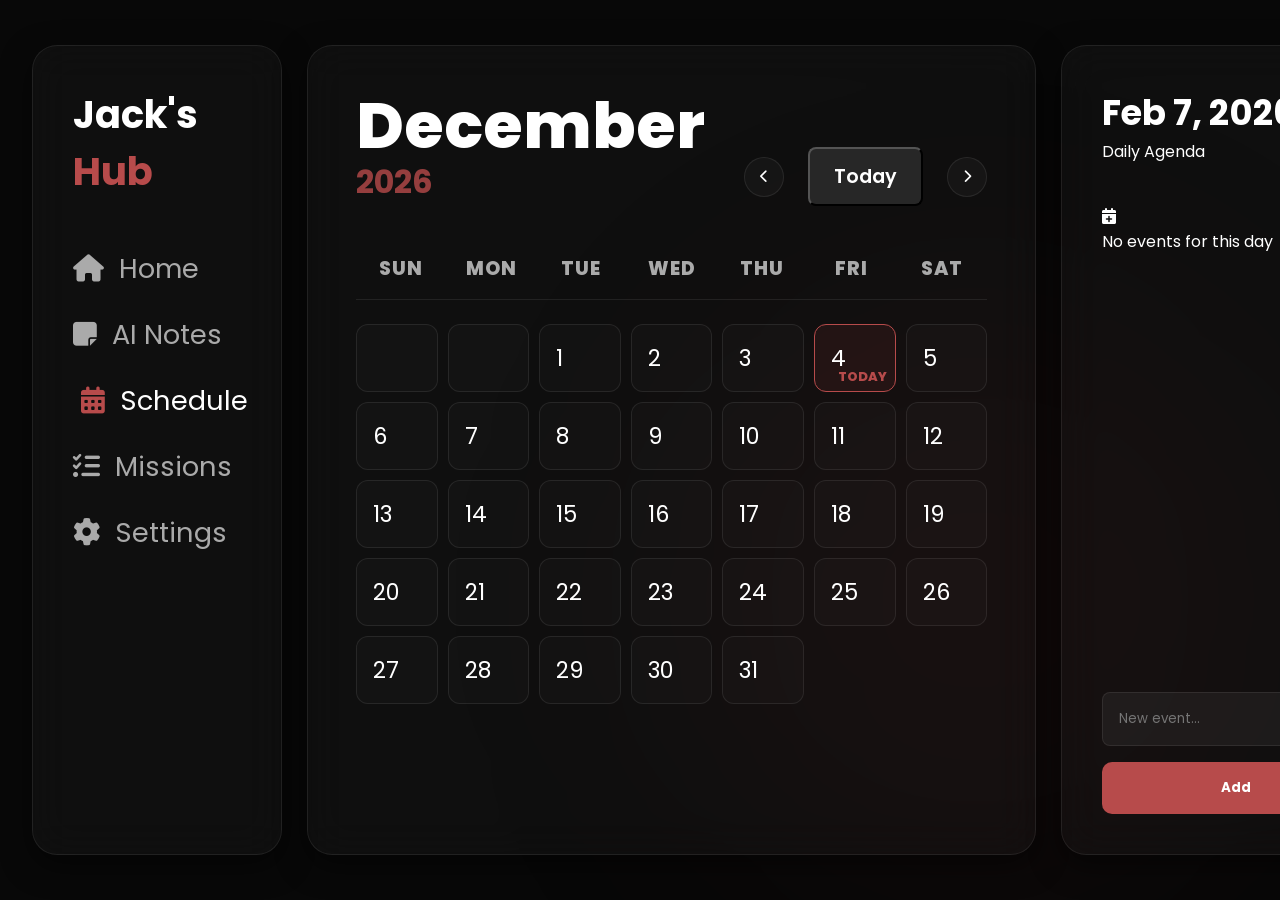
<file: calendar.html>
<!DOCTYPE html>
<html lang="en">
<head>
    <meta charset="UTF-8">
    <meta name="viewport" content="width=device-width, initial-scale=1.0">
    <title>Planner - Jack's Hub</title>
    <link rel="stylesheet" href="https://cdnjs.cloudflare.com/ajax/libs/font-awesome/6.5.2/css/all.min.css">
    <link rel="stylesheet" href="css/style.css">
</head>
<body class="hub-app">

    <div class="aura-bg"><div class="blob"></div></div>

    <div class="container calendar-page-layout">
        <!-- Sidebar Navigation -->
        <aside class="sidebar">
            <div class="profile-box"><h2>Jack's <span>Hub</span></h2></div>
            <nav class="side-nav">
                <a href="index.html"><i class="fa-solid fa-house"></i> Home</a>
                <a href="notes.html"><i class="fa-solid fa-note-sticky"></i> AI Notes</a>
                <a href="calendar.html" class="active"><i class="fa-solid fa-calendar-days"></i> Schedule</a>
                <a href="tasks.html"><i class="fa-solid fa-list-check"></i> Missions</a>
                <a href="settings.html"><i class="fa-solid fa-gear"></i> Settings</a>
            </nav>
        </aside>

        <!-- MAIN CALENDAR -->
        <section class="calendar-main-section">
            <div class="glass-card full-calendar">
                <div class="calendar-controls">
                    <div class="curr-month-display">
                        <h1 id="display-month">February</h1>
                        <h2 id="display-year">2026</h2>
                    </div>
                    <div class="nav-btns">
                        <button id="prev-month" class="nav-icon"><i class="fa-solid fa-chevron-left"></i></button>
                        <button id="go-today" class="btn-small">Today</button>
                        <button id="next-month" class="nav-icon"><i class="fa-solid fa-chevron-right"></i></button>
                    </div>
                </div>

                <div class="calendar-wrapper">
                    <div class="calendar-days-header">
                        <span>SUN</span><span>MON</span><span>TUE</span><span>WED</span><span>THU</span><span>FRI</span><span>SAT</span>
                    </div>
                    <div class="calendar-grid-large" id="calendar-grid">
                        <!-- JS Generated Days -->
                    </div>
                </div>
            </div>
        </section>

        <!-- RIGHT PANEL: AGENDA -->
        <aside class="agenda-sidebar">
            <div class="glass-card agenda-card">
                <div class="agenda-header">
                    <h3 id="selected-date-label">Feb 7, 2026</h3>
                    <p>Daily Agenda</p>
                </div>
                
                <div class="event-list" id="event-list">
                    <div class="empty-state">
                        <i class="fa-solid fa-calendar-plus"></i>
                        <p>No events for this day</p>
                    </div>
                </div>

                <div class="add-event-box">
                    <input type="text" id="event-input" placeholder="New event...">
                    <button class="btn-glow" onclick="saveEvent()">Add</button>
                </div>
            </div>
        </aside>
    </div>

    <script src="js/calendar.js"></script>
</body>
</html>
</file>
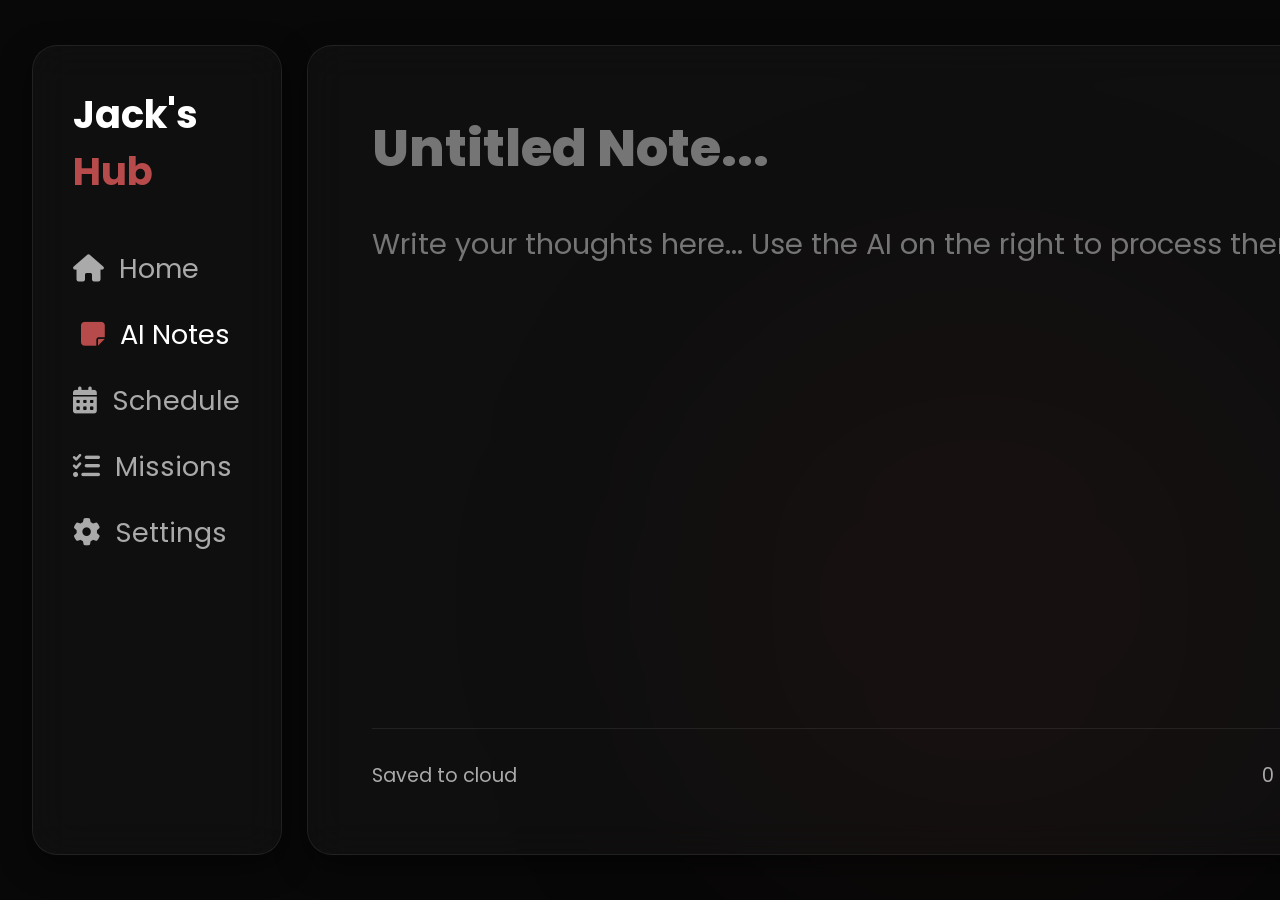
<file: notes.html>
<!DOCTYPE html>
<html lang="en">
<head>
    <meta charset="UTF-8">
    <meta name="viewport" content="width=device-width, initial-scale=1.0">
    <title>AI Workspace - Jack's Hub</title>
    <link rel="stylesheet" href="https://cdnjs.cloudflare.com/ajax/libs/font-awesome/6.5.2/css/all.min.css">
    <link rel="stylesheet" href="css/style.css">
</head>
<body class="hub-app">

    <div class="aura-bg"><div class="blob"></div></div>

    <div class="container notes-layout">
        <!-- Sidebar Navigation (Same as Dashboard) -->
        <aside class="sidebar">
            <div class="profile-box"><h2>Jack's <span>Hub</span></h2></div>
            <nav class="side-nav">
                <a href="index.html"><i class="fa-solid fa-house"></i> Home</a>
                <a href="notes.html" class="active"><i class="fa-solid fa-note-sticky"></i> AI Notes</a>
                <a href="calendar.html"><i class="fa-solid fa-calendar-days"></i> Schedule</a>
                <a href="tasks.html"><i class="fa-solid fa-list-check"></i> Missions</a>
                <a href="settings.html"><i class="fa-solid fa-gear"></i> Settings</a>
            </nav>
        </aside>

        <!-- MAIN EDITOR -->
        <section class="editor-section">
            <div class="glass-card editor-card">
                <input type="text" id="note-title" placeholder="Untitled Note..." class="title-input">
                <textarea id="main-note-area" placeholder="Write your thoughts here... Use the AI on the right to process them."></textarea>
                <div class="editor-footer">
                    <span id="save-status">Saved to cloud</span>
                    <span id="char-count">0 characters</span>
                </div>
            </div>
        </section>

        <!-- AI COMMAND CENTER -->
        <aside class="ai-sidebar">
            <div class="glass-card ai-tool-card">
                <h3><i class="fa-solid fa-robot"></i> AI Co-Pilot</h3>
                <p class="ai-hint">Select text or use buttons below:</p>
                
                <div class="ai-button-grid">
                    <button class="ai-tool-btn" onclick="aiAction('summarize')">
                        <i class="fa-solid fa-align-left"></i> Summarize
                    </button>
                    <button class="ai-tool-btn" onclick="aiAction('fix')">
                        <i class="fa-solid fa-spell-check"></i> Fix Grammar
                    </button>
                    <button class="ai-tool-btn" onclick="aiAction('expand')">
                        <i class="fa-solid fa-arrow-up-right-dots"></i> Expand Idea
                    </button>
                    <button class="ai-tool-btn" onclick="aiAction('tone')">
                        <i class="fa-solid fa-face-smile"></i> Change Tone
                    </button>
                </div>

                <div class="ai-response-box" id="ai-response">
                    <p class="placeholder-text">AI feedback will appear here...</p>
                </div>
            </div>
        </section>
    </div>

    <script src="js/notes.js"></script>
</body>
</html>
</file>
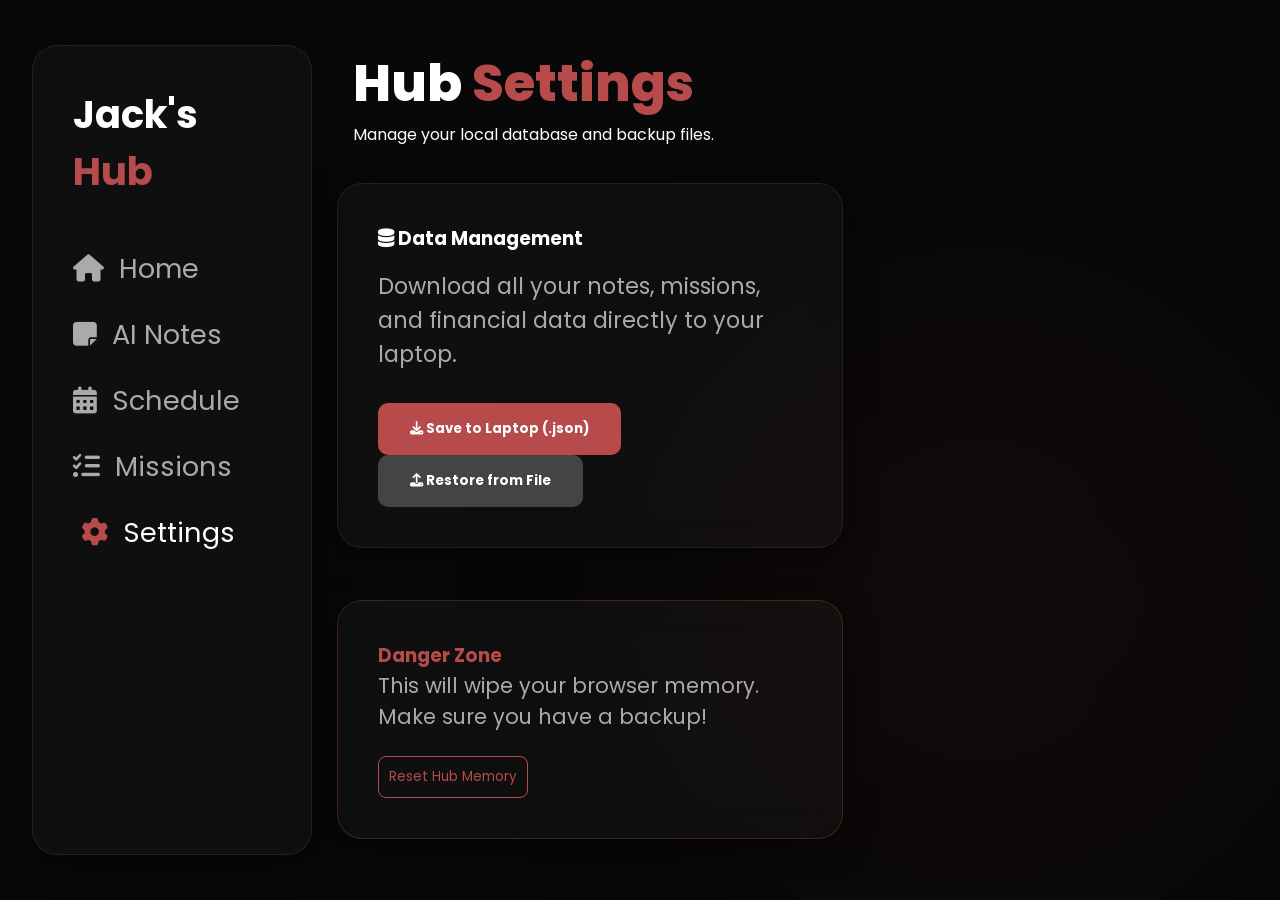
<file: settings.html>
<!DOCTYPE html>
<html lang="en">
<head>
    <meta charset="UTF-8">
    <meta name="viewport" content="width=device-width, initial-scale=1.0">
    <title>Jack's Hub - Settings</title>
    <link rel="stylesheet" href="https://cdnjs.cloudflare.com/ajax/libs/font-awesome/6.5.2/css/all.min.css">
    <link rel="stylesheet" href="css/style.css">
</head>
<body class="hub-app">
    <div class="aura-bg"><div class="blob"></div></div>

    <div class="container">
        <!-- SIDEBAR (Same as other pages) -->
        <aside class="sidebar">
            <div class="profile-box"><h2>Jack's <span>Hub</span></h2></div>
            <nav class="side-nav">
                <a href="index.html"><i class="fa-solid fa-house"></i> Home</a>
                <a href="notes.html"><i class="fa-solid fa-note-sticky"></i> AI Notes</a>
                <a href="calendar.html"><i class="fa-solid fa-calendar-days"></i> Schedule</a>
                <a href="tasks.html"><i class="fa-solid fa-list-check"></i> Missions</a>
                <a href="settings.html" class="active"><i class="fa-solid fa-gear"></i> Settings</a>
            </nav>
        </aside>

        <!-- MAIN SETTINGS AREA -->
        <section class="main-workspace">
            <div class="welcome-box">
                <h1>Hub <span>Settings</span></h1>
                <p>Manage your local database and backup files.</p>
            </div>

            <div class="glass-card">
                <h3><i class="fa-solid fa-database"></i> Data Management</h3>
                <p style="color: var(--text-dim); font-size: 1.4rem; margin: 1rem 0 2rem;">
                    Download all your notes, missions, and financial data directly to your laptop.
                </p>

                <div class="settings-action-group">
                    <!-- SAVE TO LAPTOP -->
                    <button class="btn-glow" onclick="downloadBackup()">
                        <i class="fa-solid fa-download"></i> Save to Laptop (.json)
                    </button>

                    <!-- RESTORE FROM LAPTOP -->
                    <input type="file" id="import-file" style="display:none" onchange="importBackup(event)">
                    <button class="btn-glow" onclick="document.getElementById('import-file').click()" style="background: #444;">
                        <i class="fa-solid fa-upload"></i> Restore from File
                    </button>
                </div>
            </div>

            <!-- DANGER ZONE -->
            <div class="glass-card" style="margin-top: 2rem; border-color: rgba(183, 75, 75, 0.3);">
                <h3 style="color: var(--accent);">Danger Zone</h3>
                <p style="color: var(--text-dim); font-size: 1.3rem; margin-bottom: 1.5rem;">This will wipe your browser memory. Make sure you have a backup!</p>
                <button onclick="clearEverything()" style="background: transparent; color: var(--accent); border: 1px solid var(--accent); padding: 10px; border-radius: 8px; cursor: pointer;">
                    Reset Hub Memory
                </button>
            </div>
        </section>
    </div>

    <script src="js/settings.js"></script>
</body>
</html>
</file>
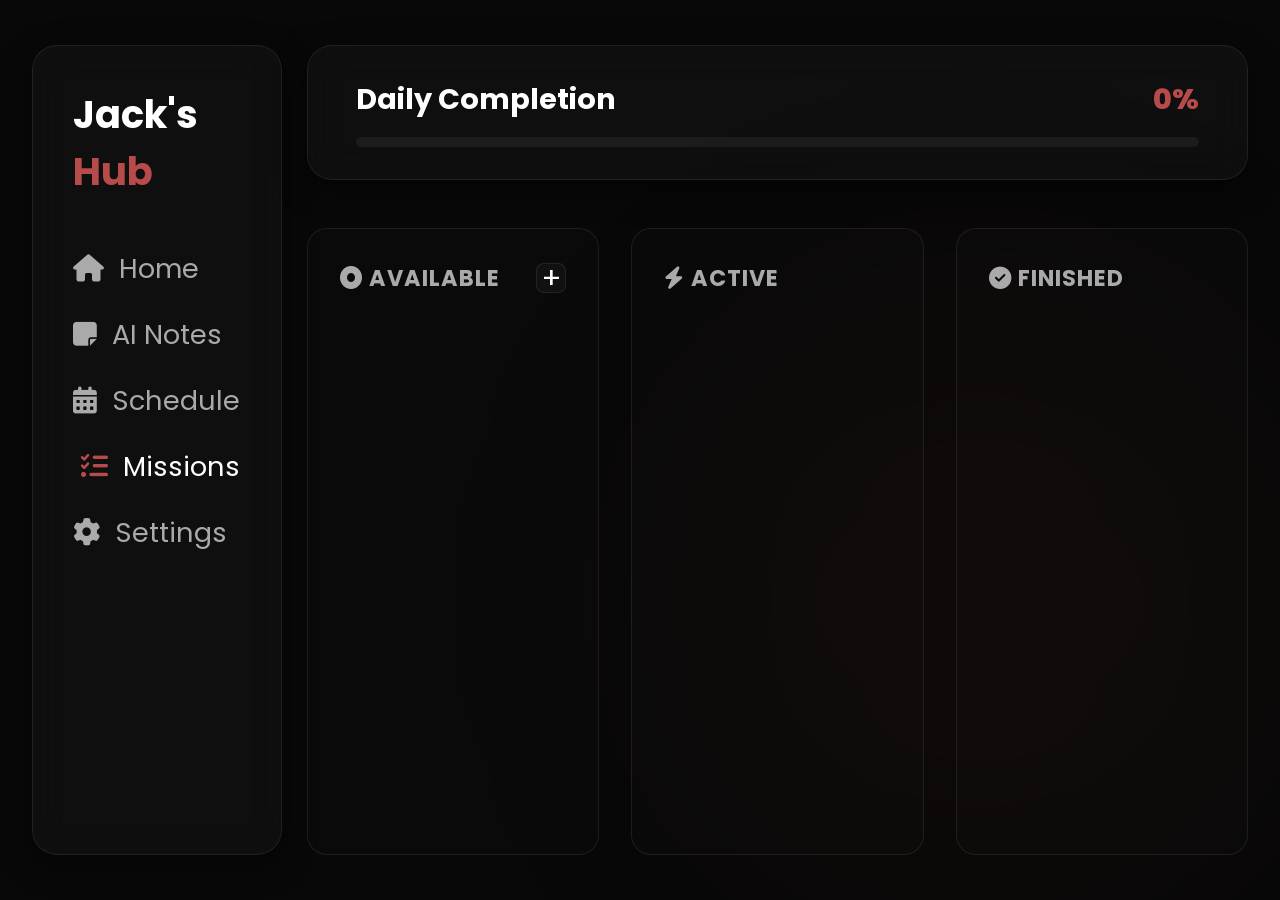
<file: tasks.html>
<!DOCTYPE html>
<html lang="en">
<head>
    <meta charset="UTF-8">
    <meta name="viewport" content="width=device-width, initial-scale=1.0">
    <title>Mission Control - Jack's Hub</title>
    <link rel="stylesheet" href="https://cdnjs.cloudflare.com/ajax/libs/font-awesome/6.5.2/css/all.min.css">
    <link rel="stylesheet" href="css/style.css">
</head>
<body class="hub-app">

    <div class="aura-bg"><div class="blob"></div></div>

    <div class="container task-page-layout">
        <!-- Sidebar Navigation -->
        <aside class="sidebar">
            <div class="profile-box"><h2>Jack's <span>Hub</span></h2></div>
            <nav class="side-nav">
                <a href="index.html"><i class="fa-solid fa-house"></i> Home</a>
                <a href="notes.html"><i class="fa-solid fa-note-sticky"></i> AI Notes</a>
                <a href="calendar.html"><i class="fa-solid fa-calendar-days"></i> Schedule</a>
                <a href="tasks.html" class="active"><i class="fa-solid fa-list-check"></i> Missions</a>
                <a href="settings.html"><i class="fa-solid fa-gear"></i> Settings</a>
            </nav>
        </aside>

        <!-- MAIN TASK BOARD -->
        <section class="tasks-main">
            <!-- Progress Bar -->
            <div class="glass-card progress-card">
                <div class="progress-info">
                    <h3>Daily Completion</h3>
                    <span id="progress-percent">0%</span>
                </div>
                <div class="progress-bar-bg">
                    <div class="progress-fill" id="progress-fill"></div>
                </div>
            </div>

            <!-- Task Board -->
            <div class="task-board">
                <!-- Column 1: To-Do -->
                <div class="task-column">
                    <div class="column-header">
                        <h4><i class="fa-solid fa-circle-dot"></i> Available</h4>
                        <button class="add-task-inline" onclick="openTaskInput()">+</button>
                    </div>
                    
                    <!-- Hidden Input Area -->
                    <div class="inline-input-box" id="input-area" style="display:none;">
                        <input type="text" id="new-task-text" placeholder="Mission name...">
                        <select id="new-task-cat">
                            <option value="it">Study</option>
                            <option value="work">Work</option>
                            <option value="personal">Personal</option>
                        </select>
                        <button onclick="saveNewTask()">Deploy</button>
                    </div>

                    <div class="task-list" id="list-todo"></div>
                </div>

                <!-- Column 2: In Progress -->
                <div class="task-column">
                    <div class="column-header">
                        <h4><i class="fa-solid fa-bolt"></i> Active</h4>
                    </div>
                    <div class="task-list" id="list-doing"></div>
                </div>

                <!-- Column 3: Completed -->
                <div class="task-column">
                    <div class="column-header">
                        <h4><i class="fa-solid fa-circle-check"></i> Finished</h4>
                    </div>
                    <div class="task-list" id="list-done"></div>
                </div>
            </div>
            
            <div class="inline-input-box" id="input-area" style="display:none;">
    <input type="text" id="new-task-text" placeholder="Mission name...">
    
    <select id="new-task-cat">
        <option value="IT Study">IT Study</option>
        <option value="Work">Work</option>
        <option value="Personal">Personal</option>
    </select>
    
    <button onclick="saveNewTask()">Deploy Mission</button>
</div>

        </section>
    </div>

    <script src="js/tasks.js"></script>
</body>
</html>
</file>
<file: css/style.css>
@import url('https://fonts.googleapis.com/css2?family=Poppins:wght@300;400;500;600;700;800;900&display=swap');

* {
    margin: 0;
    padding: 0;
    box-sizing: border-box;
    text-decoration: none;
    font-family: 'Poppins', sans-serif;
}

:root {
    --accent: #b74b4b;
    --glass: rgba(255, 255, 255, 0.03);
    --glass-border: rgba(255, 255, 255, 0.08);
    --text-dim: #aaa;
}

body {
    background: #080808;
    color: white;
    height: 100vh;
    overflow: hidden;
    display: flex;
    justify-content: center;
    align-items: center;
}

/* --- Media Player / Vibe Widget Fix --- */
.music-widget {
    background: rgba(255, 255, 255, 0.03);
    backdrop-filter: blur(20px);
    border: 1px solid var(--glass-border);
    border-radius: 20px;
    padding: 1.5rem !important;
    display: flex;
    flex-direction: column;
    gap: 1rem;
    margin-bottom: 2rem;
    width: 100%;
}

/* The header of the widget */
.music-header {
    display: flex;
    justify-content: space-between;
    align-items: center;
}

.music-header h3 {
    font-size: 1.4rem;
    color: var(--accent);
    display: flex;
    align-items: center;
    gap: 8px;
    text-transform: uppercase;
    letter-spacing: 1px;
}

/* FIX: The box that holds the Nyan Cat */
#player-container {
    width: 100%;
    height: 100px; /* Fixed height keeps it from growing */
    background: rgba(0, 0, 0, 0.2);
    border-radius: 12px;
    display: flex;
    justify-content: center;
    align-items: center;
    overflow: hidden; /* THIS KEEPS THE TAIL INSIDE THE BOX */
    position: relative;
}

/* Style for the Lottie Player itself */
dotlottie-player {
    width: 120% !important; /* Slightly larger to fill the space */
    height: 120% !important;
}

/* Bottom status row */
.media-controls {
    display: flex;
    justify-content: space-between;
    align-items: center;
    padding-top: 0.5rem;
    border-top: 1px solid var(--glass-border);
}

.media-controls small {
    color: var(--text-dim);
    font-size: 1.1rem;
}

.settings-btn {
    background: transparent;
    color: #666;
    cursor: pointer;
    font-size: 1.4rem;
    transition: 0.3s;
}

.settings-btn:hover {
    color: white;
    transform: rotate(45deg);
}

/* Fix for the "Load" Input area so it doesn't overlap */
.media-input-area {
    background: rgba(0,0,0,0.3);
    padding: 1rem;
    border-radius: 10px;
    display: flex;
    flex-direction: column;
    gap: 8px;
    margin-bottom: 1rem;
}

.media-input-area input {
    width: 100%;
    padding: 8px;
    background: rgba(255,255,255,0.05);
    border: 1px solid var(--glass-border);
    border-radius: 5px;
    color: white;
    font-size: 1.1rem;
}

/* Moving Aura Background */
.aura-bg {
    position: fixed;
    width: 100%; height: 100%;
    z-index: -1;
    filter: blur(120px);
}
.blob {
    position: absolute;
    width: 600px; height: 600px;
    background: var(--accent);
    opacity: 0.12;
    border-radius: 50%;
    animation: move 25s infinite alternate;
}
.blob:last-child {
    right: 0; bottom: 0;
    background: #4e1414;
    animation-delay: -5s;
}
@keyframes move {
    from { transform: translate(-10%, -10%); }
    to { transform: translate(20%, 20%); }
}

/* Layout Container */
.container {
    display: grid;
    grid-template-columns: 280px 1fr 380px;
    gap: 25px;
    width: 95%;
    height: 90vh;
}

/* Glass Components */
.sidebar, .glass-card {
    background: var(--glass);
    backdrop-filter: blur(20px);
    border: 1px solid var(--glass-border);
    border-radius: 25px;
    padding: 2.5rem;
    box-shadow: 0 10px 30px rgba(0,0,0,0.5);
}

/* Sidebar */
.profile-box h2 { font-size: 2.4rem; margin-bottom: 3rem; }
.profile-box span { color: var(--accent); }

.music-widget {
    display: flex;
    justify-content: space-between;
    align-items: center;
    background: rgba(255,255,255,0.02);
    padding: 1.5rem;
    border-radius: 15px;
    margin-bottom: 3rem;
}
.music-info p { font-size: 1.3rem; font-weight: 600; }
.music-info small { color: var(--accent); font-size: 1.1rem; }
#music-btn {
    width: 35px; height: 35px; border-radius: 50%;
    background: var(--accent); color: white; cursor: pointer;
}

/* --- Media Player Widget --- */
.music-widget {
    padding: 2rem !important;
    display: flex;
    flex-direction: column;
    gap: 1.5rem;
}

.music-header h3 { font-size: 1.6rem; color: var(--accent); display: flex; align-items: center; gap: 10px; }

#player-container {
    border-radius: 12px;
    overflow: hidden;
    background: rgba(0,0,0,0.3);
    min-height: 80px;
    display: flex;
    align-items: center;
}

/* Smart Input Styling */
.media-input-area {
    display: flex;
    flex-direction: column;
    gap: 10px;
    margin-bottom: 10px;
    animation: fadeIn 0.3s ease;
}

.media-input-area input {
    background: rgba(255,255,255,0.05);
    border: 1px solid var(--glass-border);
    padding: 1rem;
    border-radius: 8px;
    color: white;
    font-size: 1.2rem;
}

.media-input-area button {
    background: var(--accent);
    color: white;
    padding: 0.8rem;
    border-radius: 8px;
    font-weight: 700;
    cursor: pointer;
}

.media-controls {
    display: flex;
    justify-content: space-between;
    align-items: center;
    font-size: 1.1rem;
    color: var(--text-dim);
}

.settings-btn {
    background: transparent;
    color: #666;
    cursor: pointer;
    font-size: 1.4rem;
    transition: 0.3s;
}
.settings-btn:hover { color: white; }

/* Disc Animation when playing */
.playing-icon {
    animation: spin 3s linear infinite;
}
@keyframes spin { 100% { transform: rotate(360deg); } }

.side-nav { display: flex; flex-direction: column; gap: 1.5rem; }
.side-nav a {
    color: var(--text-dim);
    font-size: 1.7rem;
    display: flex;
    align-items: center;
    gap: 15px;
    transition: 0.3s;
}
.side-nav a:hover, .side-nav a.active { color: white; transform: translateX(8px); }
.side-nav a.active i { color: var(--accent); }

/* Welcome Section */
.welcome-box { margin-bottom: 1rem; padding-left: 1rem; }
.welcome-box h1 { font-size: 3.2rem; font-weight: 800; }
.welcome-box span { color: var(--accent); }
#live-clock { font-size: 1.8rem; opacity: 0.5; font-family: monospace; letter-spacing: 2px; }

/* Main Workspace */
.main-workspace { display: flex; flex-direction: column; gap: 20px; }
.ai-notes { flex: 1.5; display: flex; flex-direction: column; }
.card-header { display: flex; justify-content: space-between; align-items: center; }
.badge { font-size: 1.1rem; background: rgba(255,255,255,0.1); padding: 4px 10px; border-radius: 20px; color: var(--text-dim); }

#note-input {
    flex: 1; background: transparent; border: none;
    color: white; font-size: 1.6rem; resize: none;
    margin: 1.5rem 0; outline: none;
}

.btn-glow {
    background: var(--accent);
    color: white; border: none;
    padding: 1rem 2rem; border-radius: 10px;
    cursor: pointer; font-weight: 700; transition: 0.3s;
}
.btn-glow:hover { box-shadow: 0 0 20px var(--accent); transform: translateY(-2px); }

/* To-Do Section */
.todo-input { display: flex; gap: 10px; margin-top: 1rem; }
.todo-input input {
    flex: 1; background: rgba(255,255,255,0.04);
    border: 1px solid var(--glass-border);
    border-radius: 10px; padding: 1.2rem; color: white;
}
.btn-add { background: white; color: black; width: 45px; border-radius: 10px; font-weight: 800; cursor: pointer; }
#task-list { list-style: none; margin-top: 1.5rem; max-height: 150px; overflow-y: auto; }
#task-list li {
    background: rgba(255,255,255,0.02);
    padding: 1rem 1.5rem; border-radius: 10px;
    margin-bottom: 0.8rem; display: flex; justify-content: space-between;
}

/* Calendar Section */
.calendar-labels {
    display: grid; grid-template-columns: repeat(7, 1fr);
    text-align: center; font-weight: 800; color: var(--accent); margin: 2rem 0 1rem;
}
.calendar-grid { display: grid; grid-template-columns: repeat(7, 1fr); gap: 5px; }
.calendar-day {
    aspect-ratio: 1/1; display: flex; justify-content: center; align-items: center;
    font-size: 1.4rem; border-radius: 50%; cursor: pointer; transition: 0.3s;
}
.calendar-day.today { background: var(--accent); color: white; font-weight: bold; box-shadow: 0 0 15px var(--accent); }
.calendar-day:hover:not(.empty) { background: rgba(255,255,255,0.1); }

/* --- Calendar Navigation --- */
.calendar-header {
    display: flex;
    justify-content: space-between;
    align-items: center;
    margin-bottom: 1rem;
}

.calendar-btn {
    background: var(--glass);
    border: 1px solid var(--glass-border);
    color: white;
    width: 30px;
    height: 30px;
    border-radius: 50%;
    cursor: pointer;
    display: flex;
    justify-content: center;
    align-items: center;
    transition: 0.3s;
}

.calendar-btn:hover {
    background: var(--accent);
    border-color: var(--accent);
    box-shadow: 0 0 10px var(--accent);
}

#month-year {
    font-size: 1.8rem;
    font-weight: 700;
}

.event-item-mini {
    display: flex;
    align-items: center;
    gap: 12px;
    padding: 1rem;
    background: rgba(255,255,255,0.02);
    border-radius: 10px;
    margin-bottom: 0.8rem;
    font-size: 1.5rem;
}

/* Scrollbar Styling */
::-webkit-scrollbar { width: 5px; }
::-webkit-scrollbar-thumb { background: var(--glass-border); border-radius: 10px; }


/* --- Notes Page Layout --- */
.notes-layout {
    grid-template-columns: 250px 1fr 320px; /* Sidebar | Editor | AI Tools */
}

.editor-section {
    display: flex;
    flex-direction: column;
}

.editor-card {
    flex: 1;
    display: flex;
    flex-direction: column;
    padding: 4rem !important;
}

.title-input {
    background: transparent;
    border: none;
    font-size: 3.2rem;
    font-weight: 800;
    color: white;
    margin-bottom: 2rem;
    outline: none;
}

#main-note-area {
    flex: 1;
    background: transparent;
    border: none;
    color: #ddd;
    font-size: 1.8rem;
    line-height: 1.8;
    resize: none;
    outline: none;
}

.editor-footer {
    display: flex;
    justify-content: space-between;
    padding-top: 2rem;
    border-top: 1px solid var(--glass-border);
    color: var(--text-dim);
    font-size: 1.2rem;
}

/* AI Tool Sidebar */
.ai-sidebar {
    display: flex;
    flex-direction: column;
}

.ai-button-grid {
    display: grid;
    grid-template-columns: 1fr 1fr;
    gap: 1rem;
    margin: 2rem 0;
}

.ai-tool-btn {
    background: var(--glass);
    border: 1px solid var(--glass-border);
    color: white;
    padding: 1.2rem;
    border-radius: 12px;
    cursor: pointer;
    font-size: 1.3rem;
    display: flex;
    flex-direction: column;
    align-items: center;
    gap: 8px;
    transition: 0.3s;
}

.ai-tool-btn:hover {
    background: var(--accent);
    transform: translateY(-3px);
}

.ai-response-box {
    background: rgba(0,0,0,0.2);
    border-radius: 15px;
    padding: 1.5rem;
    min-height: 150px;
    font-size: 1.4rem;
    line-height: 1.6;
    color: #2ecc71; /* AI text in green */
}

/* --- Re-arranged AI Sidebar --- */
.ai-sidebar {
    display: flex;
    flex-direction: column;
}

.ai-tool-card {
    height: 100%;
    display: flex;
    flex-direction: column;
    gap: 1.5rem;
}

.ai-tool-card h3 {
    font-size: 2rem;
    display: flex;
    align-items: center;
    gap: 10px;
    color: var(--accent);
}

.ai-hint {
    font-size: 1.2rem;
    color: var(--text-dim);
    line-height: 1.4;
}

/* FIX: Improved Grid Layout */
.ai-button-grid {
    display: grid;
    grid-template-columns: repeat(2, 1fr); /* Two equal columns */
    gap: 1.2rem;
    margin: 1rem 0;
}

.ai-tool-btn {
    background: rgba(255, 255, 255, 0.03);
    border: 1px solid var(--glass-border);
    color: white;
    padding: 1.5rem 0.5rem; /* Balanced padding */
    border-radius: 15px;
    cursor: pointer;
    font-size: 1.2rem;
    font-weight: 500;
    display: flex;
    flex-direction: column;
    align-items: center;
    justify-content: center;
    gap: 10px;
    transition: all 0.3s ease;
    text-align: center;
    min-height: 90px; /* Ensures all buttons are the same height */
}

/* Icon size inside buttons */
.ai-tool-btn i {
    font-size: 1.8rem;
    opacity: 0.8;
}

/* Hover effects to make it feel high-tech */
.ai-tool-btn:hover {
    background: var(--accent);
    border-color: var(--accent);
    transform: translateY(-3px);
    box-shadow: 0 10px 20px rgba(183, 75, 75, 0.2);
}

.ai-tool-btn:hover i {
    opacity: 1;
}

/* --- Improved Response Box --- */
.ai-response-box {
    background: rgba(0, 0, 0, 0.2);
    border: 1px solid var(--glass-border);
    border-radius: 15px;
    padding: 2rem;
    flex-grow: 1; /* Fills remaining space */
    min-height: 180px;
    font-size: 1.4rem;
    line-height: 1.6;
    color: #2ecc71; /* High-tech terminal green */
    position: relative;
    overflow-y: auto;
}

/* Add a subtle glow to the response box */
.ai-response-box::before {
    content: 'AI OUTPUT';
    position: absolute;
    top: 5px;
    right: 15px;
    font-size: 0.9rem;
    font-weight: 800;
    letter-spacing: 1px;
    opacity: 0.3;
    color: white;
}

.placeholder-text {
    color: var(--text-dim);
    font-style: italic;
    opacity: 0.5;
}

/* --- Calendar Page Specific Layout --- */
.calendar-page-layout {
    grid-template-columns: 250px 1fr 350px;
}

.calendar-main-section {
    display: flex;
    flex-direction: column;
}

.full-calendar {
    flex: 1;
    display: flex;
    flex-direction: column;
    padding: 3rem !important;
}

.calendar-controls {
    display: flex;
    justify-content: space-between;
    align-items: flex-end;
    margin-bottom: 3rem;
}

.curr-month-display h1 { font-size: 4rem; font-weight: 800; line-height: 1; }
.curr-month-display h2 { font-size: 2rem; color: var(--accent); opacity: 0.8; }

.nav-btns { display: flex; align-items: center; gap: 1.5rem; }
.nav-icon {
    background: var(--glass);
    border: 1px solid var(--glass-border);
    color: white;
    width: 40px; height: 40px;
    border-radius: 50%;
    cursor: pointer;
    transition: 0.3s;
}
.nav-icon:hover { background: var(--accent); border-color: var(--accent); }

.btn-small {
    background: rgba(255,255,255,0.1);
    color: white;
    padding: 0.8rem 1.5rem;
    border-radius: 8px;
    font-size: 1.2rem;
    font-weight: 600;
    cursor: pointer;
}

/* Big Grid Logic */
.calendar-days-header {
    display: grid;
    grid-template-columns: repeat(7, 1fr);
    margin-bottom: 1.5rem;
    border-bottom: 1px solid var(--glass-border);
    padding-bottom: 1rem;
}
.calendar-days-header span {
    text-align: center;
    font-weight: 800;
    font-size: 1.2rem;
    color: var(--text-dim);
    letter-spacing: 1px;
}

.calendar-grid-large {
    display: grid;
    grid-template-columns: repeat(7, 1fr);
    gap: 10px;
    flex: 1;
}

.day-box {
    background: rgba(255,255,255,0.02);
    border: 1px solid var(--glass-border);
    aspect-ratio: 1.2 / 1;
    border-radius: 12px;
    padding: 1rem;
    font-size: 1.4rem;
    cursor: pointer;
    transition: 0.3s;
    position: relative;
}

.day-box:hover { background: rgba(255,255,255,0.05); transform: scale(1.02); }
.day-box.today { border-color: var(--accent); background: rgba(183, 75, 75, 0.1); }
.day-box.today::after {
    content: 'TODAY';
    position: absolute;
    bottom: 5px; right: 8px;
    font-size: 0.8rem; font-weight: 800; color: var(--accent);
}

.day-box.has-event::before {
    content: '';
    position: absolute;
    top: 8px; right: 8px;
    width: 6px; height: 6px;
    background: var(--accent);
    border-radius: 50%;
    box-shadow: 0 0 10px var(--accent);
}

/* Agenda Sidebar */
.agenda-card { height: 100%; display: flex; flex-direction: column; }
.agenda-header { margin-bottom: 2.5rem; }
.agenda-header h3 { font-size: 2.2rem; }

.event-list { flex: 1; overflow-y: auto; }
.event-item {
    padding: 1.2rem;
    background: rgba(255,255,255,0.04);
    border-radius: 10px;
    margin-bottom: 1rem;
    font-size: 1.4rem;
    border-left: 3px solid var(--accent);
}

.add-event-box { margin-top: 2rem; display: flex; flex-direction: column; gap: 1rem; }
.add-event-box input {
    background: rgba(255,255,255,0.05);
    border: 1px solid var(--glass-border);
    padding: 1rem; border-radius: 8px; color: white;
}

.event-item {
    display: flex;
    justify-content: space-between;
    align-items: center;
}
.delete-icon {
    font-size: 1.2rem;
    color: #888;
    cursor: pointer;
    transition: 0.3s;
}
.delete-icon:hover {
    color: var(--accent);
}

/* --- Mission Control Layout --- */
.task-page-layout {
    grid-template-columns: 250px 1fr; /* No right panel needed for tasks */
}

.tasks-main {
    display: flex;
    flex-direction: column;
    gap: 3rem;
}

/* Progress Bar Styling */
.progress-card {
    padding: 2rem 3rem !important;
}
.progress-info {
    display: flex;
    justify-content: space-between;
    margin-bottom: 1rem;
}
.progress-info h3 { font-size: 1.8rem; font-weight: 700; }
#progress-percent { font-size: 1.8rem; font-weight: 800; color: var(--accent); }

.progress-bar-bg {
    width: 100%;
    height: 10px;
    background: rgba(255,255,255,0.05);
    border-radius: 10px;
    overflow: hidden;
}
.progress-fill {
    width: 0%;
    height: 100%;
    background: var(--accent);
    box-shadow: 0 0 15px var(--accent);
    transition: 0.8s ease;
}

/* Kanban Board */
.task-board {
    display: grid;
    grid-template-columns: repeat(3, 1fr);
    gap: 2rem;
    flex: 1;
}

.task-column {
    background: rgba(255,255,255,0.01);
    border: 1px solid var(--glass-border);
    border-radius: 20px;
    padding: 2rem;
    display: flex;
    flex-direction: column;
}

.column-header {
    display: flex;
    justify-content: space-between;
    align-items: center;
    margin-bottom: 2rem;
}
.column-header h4 { font-size: 1.4rem; color: var(--text-dim); text-transform: uppercase; letter-spacing: 1px; }

.task-list {
    flex: 1;
    display: flex;
    flex-direction: column;
    gap: 1.5rem;
}

/* Individual Task Card */
.task-item {
    background: var(--glass);
    border: 1px solid var(--glass-border);
    padding: 1.5rem;
    border-radius: 15px;
    cursor: pointer;
    transition: 0.3s;
}
.task-item:hover { transform: translateY(-3px); border-color: var(--accent); }

.task-item h5 { font-size: 1.6rem; margin-bottom: 5px; }
.task-tag {
    font-size: 1rem;
    font-weight: 800;
    padding: 2px 8px;
    border-radius: 5px;
    background: rgba(183, 75, 75, 0.2);
    color: var(--accent);
    text-transform: uppercase;
}

/* Inline Input Area */
.inline-input-box {
    margin-bottom: 2rem;
    display: flex;
    flex-direction: column;
    gap: 10px;
}
.inline-input-box input, .inline-input-box select {
    background: rgba(255,255,255,0.05);
    border: 1px solid var(--glass-border);
    padding: 1rem; border-radius: 10px; color: white;
}

/* --- Fix for the Mission Input Area --- */
.inline-input-box {
    background: rgba(255, 255, 255, 0.03);
    border: 1px solid var(--glass-border);
    padding: 2rem;
    border-radius: 15px;
    margin-bottom: 2.5rem;
    display: flex;
    flex-direction: column; /* Stack elements vertically */
    gap: 1.2rem;
    animation: slideDown 0.3s ease;
}

@keyframes slideDown {
    from { opacity: 0; transform: translateY(-10px); }
    to { opacity: 1; transform: translateY(0); }
}

.inline-input-box input, 
.inline-input-box select {
    width: 100%;
    padding: 1.2rem;
    background: rgba(0, 0, 0, 0.2);
    border: 1px solid var(--glass-border);
    border-radius: 8px;
    color: white;
    font-size: 1.4rem;
    outline: none;
    transition: 0.3s;
}

/* FIX: Dark theme for the dropdown options */
.inline-input-box select option {
    background-color: #1a1a1a;
    color: white;
}

.inline-input-box input:focus, 
.inline-input-box select:focus {
    border-color: var(--accent);
}

/* FIX: Premium Deploy Button */
.inline-input-box button {
    background: var(--accent);
    color: white;
    padding: 1.2rem;
    border-radius: 8px;
    font-weight: 700;
    font-size: 1.4rem;
    cursor: pointer;
    transition: 0.3s;
    text-transform: uppercase;
    letter-spacing: 1px;
}

.inline-input-box button:hover {
    background: #9e3f3f;
    box-shadow: 0 5px 15px rgba(183, 75, 75, 0.3);
}

/* Fix for the "+" Add Button in the Header */
.add-task-inline {
    background: var(--glass);
    border: 1px solid var(--glass-border);
    color: white;
    width: 30px;
    height: 30px;
    border-radius: 8px;
    font-size: 1.8rem;
    cursor: pointer;
    display: flex;
    justify-content: center;
    align-items: center;
    transition: 0.3s;
}

.add-task-inline:hover {
    background: var(--accent);
    border-color: var(--accent);
}
</file>
